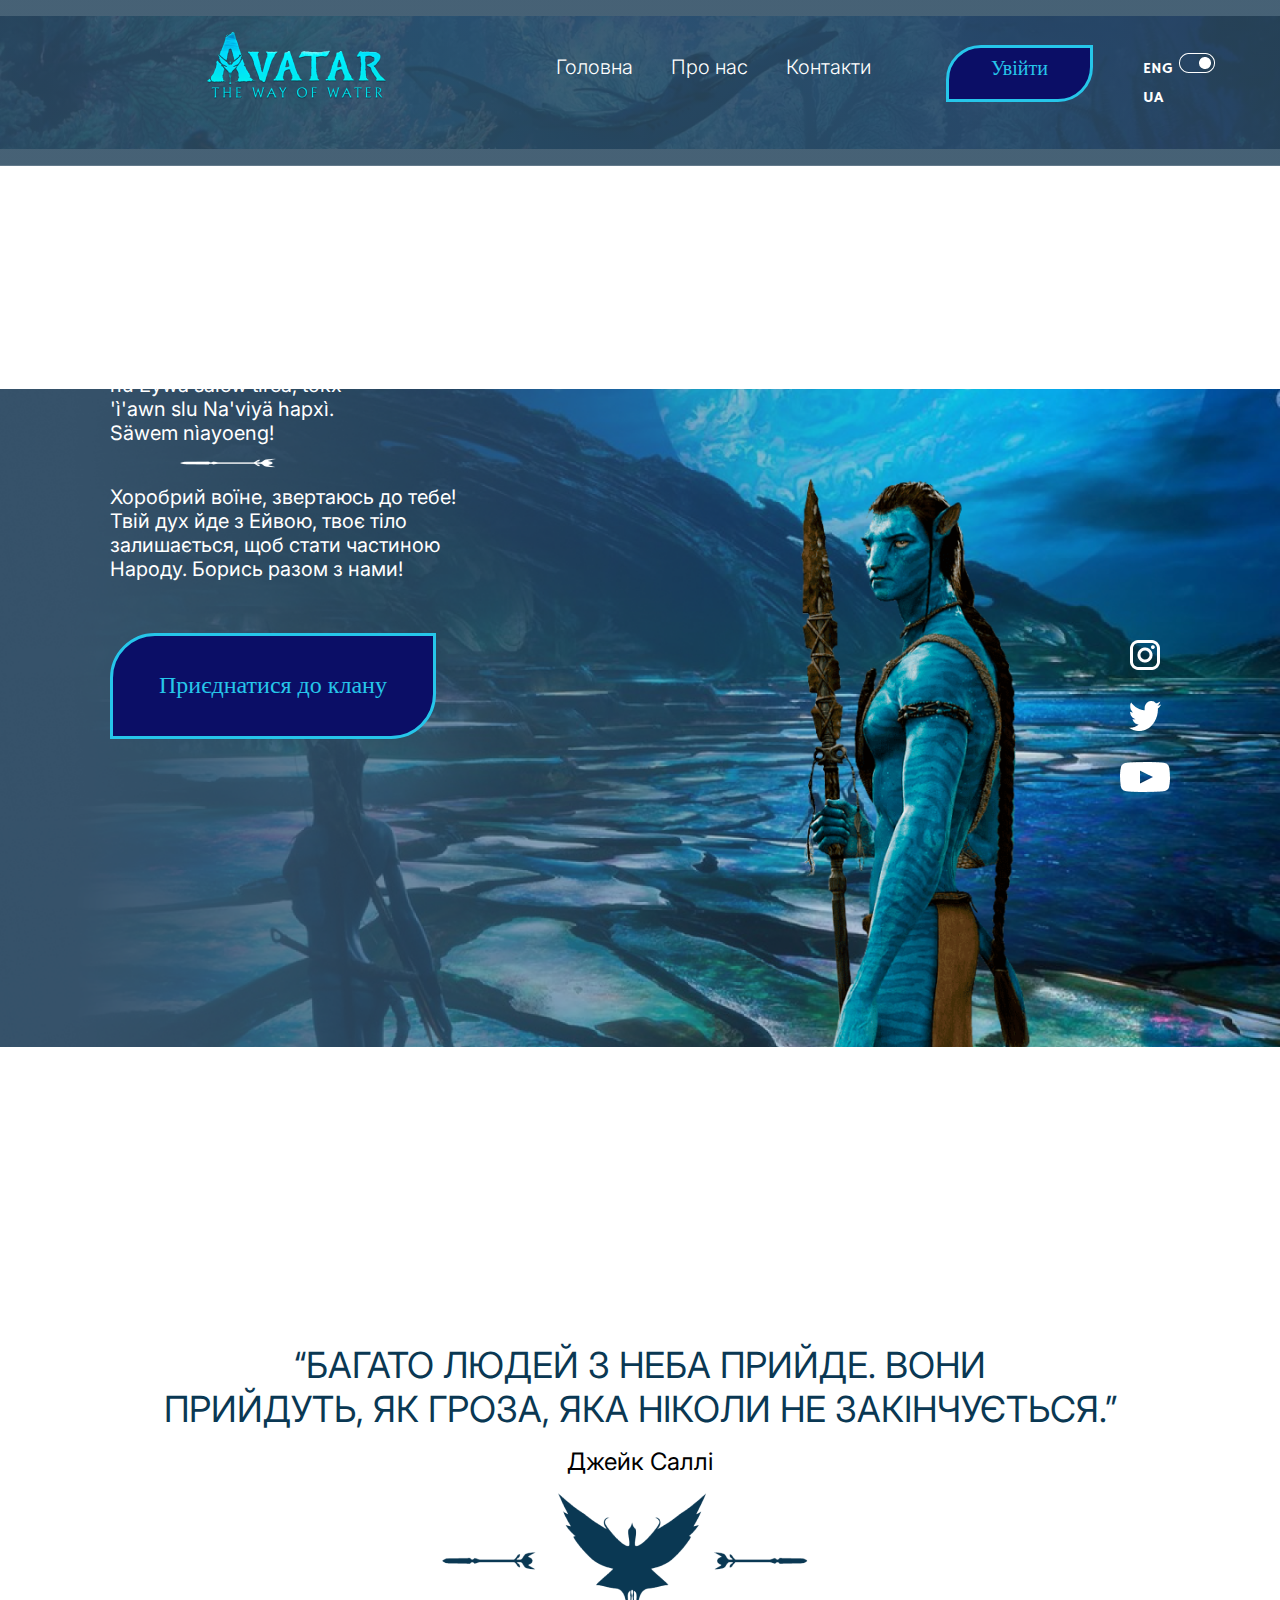
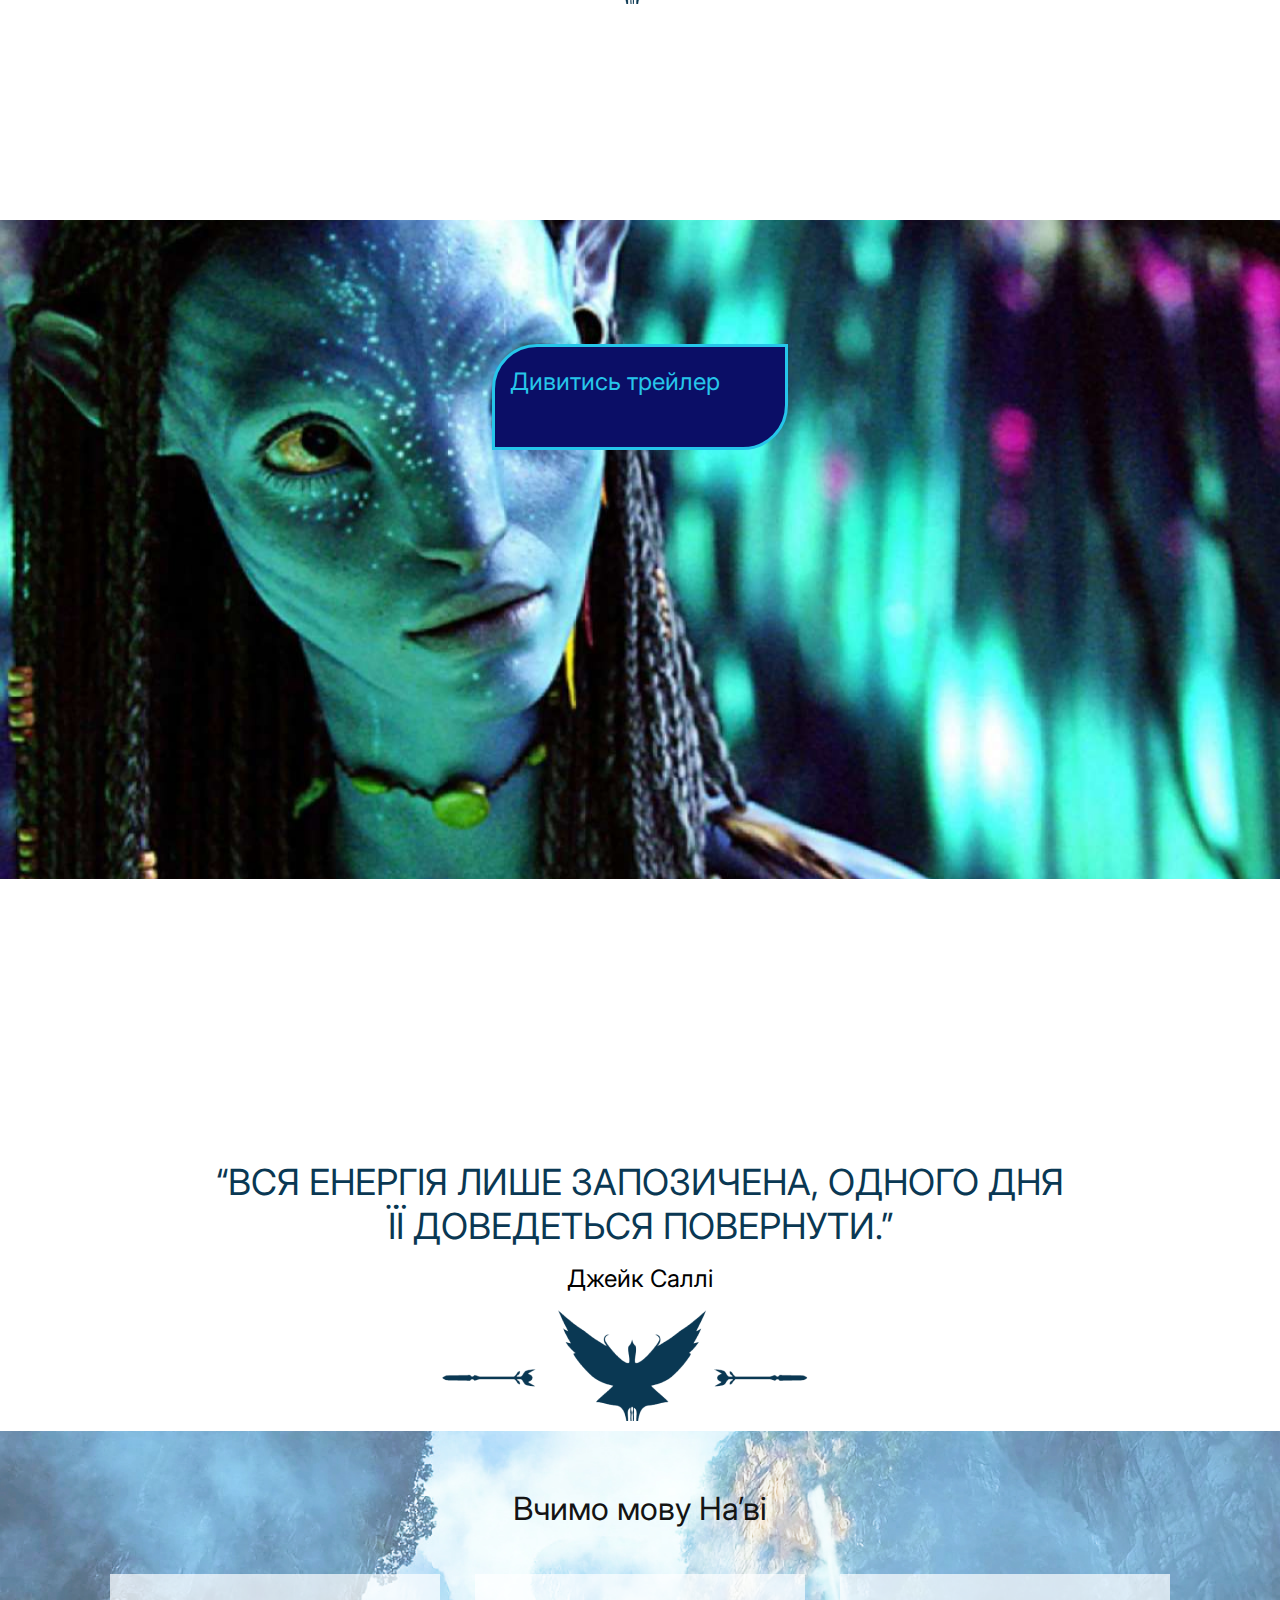
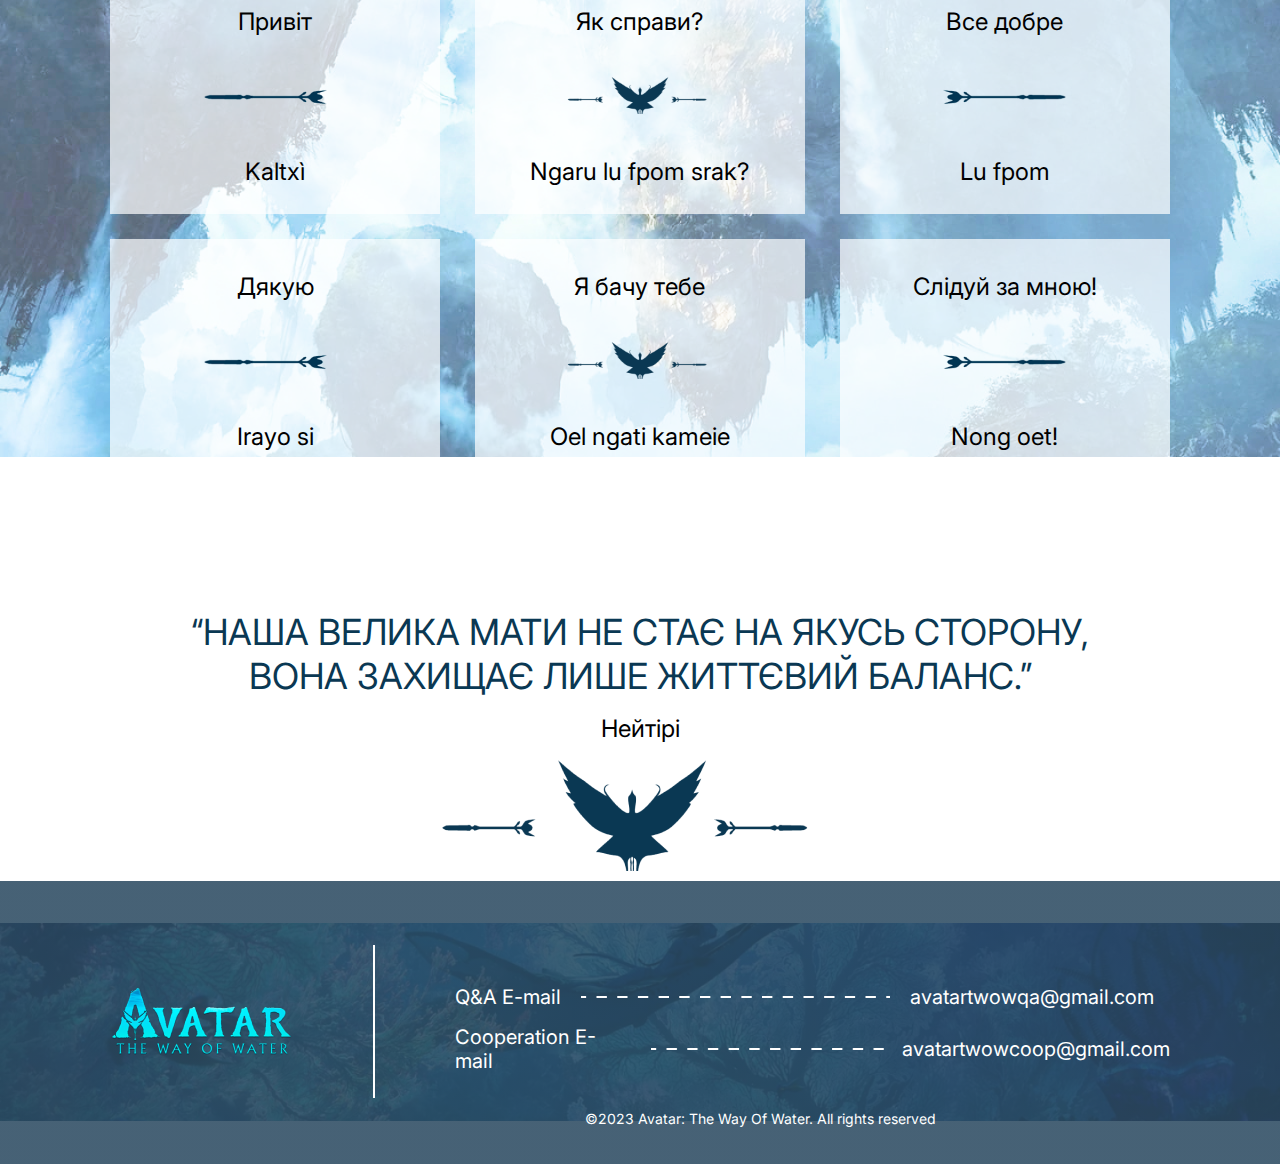
<file: index.html>
<!DOCTYPE html>
<html lang="en">
<head>
    <meta charset="UTF-8">
    <meta name="viewport" content="width=device-width, initial-scale=1.0">
    <title>Аватар</title>
    <link href="https://fonts.googleapis.com/css2?family=Hammersmith+One&family=Headland+One&family=Inter:wght@400;600&display=swap" rel="stylesheet">
    <link rel="stylesheet" href="https://cdnjs.cloudflare.com/ajax/libs/modern-normalize/2.0.0/modern-normalize.min.css" integrity="sha512-4xo8blKMVCiXpTaLzQSLSw3KFOVPWhm/TRtuPVc4WG6kUgjH6J03IBuG7JZPkcWMxJ5huwaBpOpnwYElP/m6wg==" crossorigin="anonymous" referrerpolicy="no-referrer" />
    <link rel="stylesheet" href="css/style.css">
</head>
<body>
    <header class="header">
        <div class="conteiner-header">
        <nav class="navigation">

            <a href="/">
                <img src="./images/avatar.png" alt="Avatar" class="logo-header">
            </a>
            
            <ul class="menu">
                <li class="menu-item">
                    <a href="#" class="nav">Головна</a>
                </li>

                <li class="menu-item">
                    <a href="#" class="nav">Про нас</a>
                </li>

                <li class="menu-item">
                    <a href="#" class="nav">Контакти</a>
                </li>
            </ul>
            
            <a href="log-in.html" class="login">Увійти</a>
        </nav>
        </div>

        <div class="language">
                <span class="set-up-lang">ENG</span>

                    <a href="avatar-eng.html" class="switcher">
                        <img src="./images/switcher-right.png" alt="swtitch"  class="switcher-img">
                    </a>

                <span class="set-up-lang">UA</span>
        </div>
    </header>

    <main>
        <!-- Перва секция -->
        <section class="hero-section section">
            <div class="conteiner hero-div">

                    <div class="hero-content">
                        <p class="item-link navi-lang">
                            Oe perlltxe hu tsamsiyu! Ngari hu Eywa salew tirea,
                             tokx 'ì'awn slu Na'viyä hapxì. Säwem nìayoeng!
                        </p>

                        <p class="item-link ua-lang">Хоробрий воїне, звертаюсь до тебе! Твій дух йде з Ейвою,
                             твоє тіло залишається, щоб стати частиною Народу. Борись разом з нами!
                        </p>

                       
                            <a href="#" class="join-clan">Приєднатися до клану</a>
                    </div>

                        <ul class="icon-list">

                            <li class="item-icon">
                                <a href="https://www.instagram.com/avatar/" class="link-icon" target="_blank">
                                <img src="./images/inst.png" alt="inst">
                                </a>
                            </li>

                            <li class="item-icon">
                                <a href="https://twitter.com/officialavatar" class="link-icon" target="_blank">
                                    <img src="./images/twitter.png" alt="twitter">
                                </a>
                            </li>

                            <li class="item-icon">
                                <a href="https://www.youtube.com/c/avatarofficial" class="link-icon" target="_blank">
                                    <img src="./images/youtube.png" alt="youtube">
                                </a>
                            </li>

                        </ul>

            </div>
        </section>
<!-- Втора секция -->
         <section class="section jake-S">
            <div class="conteiner">
                <p class="quote">“БАГАТО ЛЮДЕЙ З НЕБА ПРИЙДЕ. ВОНИ
                <br>ПРИЙДУТЬ, ЯК ГРОЗА, ЯКА НІКОЛИ НЕ ЗАКІНЧУЄТЬСЯ.”</p>
                <p class="jake">Джейк Саллі</p>

                <div class="angel"></div>
            </div>
        </section>
<!-- Третя секция -->
        <section class="section video-trailer">
            <div class="conteiner video">
                <a href="https://www.youtube.com/watch?v=d9MyW72ELq0&ab_channel=Avatar" target="_blank" class="trailer">Дивитись трейлер</a>
            </div>
        </section>
<!-- Четвертая секция -->
        <section class="section jake-S">
            <div class="conteiner">
                <p class="quote">“ВСЯ ЕНЕРГІЯ ЛИШЕ ЗАПОЗИЧЕНА, ОДНОГО ДНЯ
                <br>ЇЇ ДОВЕДЕТЬСЯ ПОВЕРНУТИ.”</p>
                <p class="jake">Джейк Саллі</p>
                <div class="angel"></div>
            </div>
        </section>
<!-- Пята секция -->
        <section class="section sky">
            <div class="conteiner">
                <p class="learn-lang">Вчимо мову На’ві</p>

                <ul class="link-lang-learn">

                    <li class="item-lang">
                        <p class="link-lang-ua">Привіт</p>
                        <img src="./images/trident-black-right.png" alt="trident" class="link-img-lang">
                        <p class="link-lang-navi">Kaltxì</p>
                    </li>

                    <li class="item-lang">
                        <p class="link-lang-ua">Як справи?</p>
                        <img src="./images/angel.png" alt="" class="link-img-lang">
                        <p class="link-lang-navi">Ngaru lu fpom srak?</p>
                    </li>

                    <li class="item-lang">
                        <p class="link-lang-ua">Все добре</p>
                        <img src="./images/trident-black-left.png" alt="" class="link-img-lang">
                        <p class="link-lang-navi">Lu fpom</p>
                    </li>

                    <li class="item-lang">
                        <p class="link-lang-ua">Дякую</p>
                        <img src="./images/trident-black-right.png" alt="" class="link-img-lang">
                        <p class="link-lang-navi">Irayo si</p>
                    </li>

                    <li class="item-lang">
                        <p class="link-lang-ua">Я бачу тебе</p>
                        <img src="./images/angel.png" alt="" class="link-img-lang">
                        <p class="link-lang-navi">Oel ngati kameie</p>
                    </li>

                    <li class="item-lang">
                        <p class="link-lang-ua">Слідуй за мною!</p>
                        <img src="./images/trident-black-left.png" alt="" class="link-img-lang">
                        <p class="link-lang-navi">Nong oet!</p>
                    </li>

                </ul>
            </div>
        </section>

        <section class="section jake-S">
            <div class="conteiner">
                <p class="quote">“НАША ВЕЛИКА МАТИ НЕ СТАЄ НА ЯКУСЬ СТОРОНУ,
                <br>ВОНА ЗАХИЩАЄ ЛИШЕ ЖИТТЄВИЙ БАЛАНС.”</p>
                <p class="jake">Нейтірі</p>
                <div class="angel"></div>
            </div>
        </section>
    </main>

    <footer class="footer">
            <div class="conteiner position-footer">
                <a href="#" class="logo-footer"><img src="./images/avatar.png" alt="Avatar" class="logo-avatar"></a>
                <div class="cotacts">
                <ul class="menu-contact">

                    <li class="item-contact item-qa">
                        <p class="email-qa">Q&A E-mail</p>
                        <a href="mailto:avatartwowqa@gmail.com" class="gmail-qa">avatartwowqa@gmail.com</a>
                    </li>

                    <li class="item-contact item-coop">
                        <p class="email-coop">Cooperation E-mail</p>
                        <a href="mailto:avatartwowcoop@gmail.com" class="gmail-coop">avatartwowcoop@gmail.com</a>
                    </li>

                 </ul>
                <small class="rights-protected">©2023 Avatar: The Way Of Water. All rights reserved</small>
                </div>
            </div>    
    </footer>
</body>
</html>
</file>
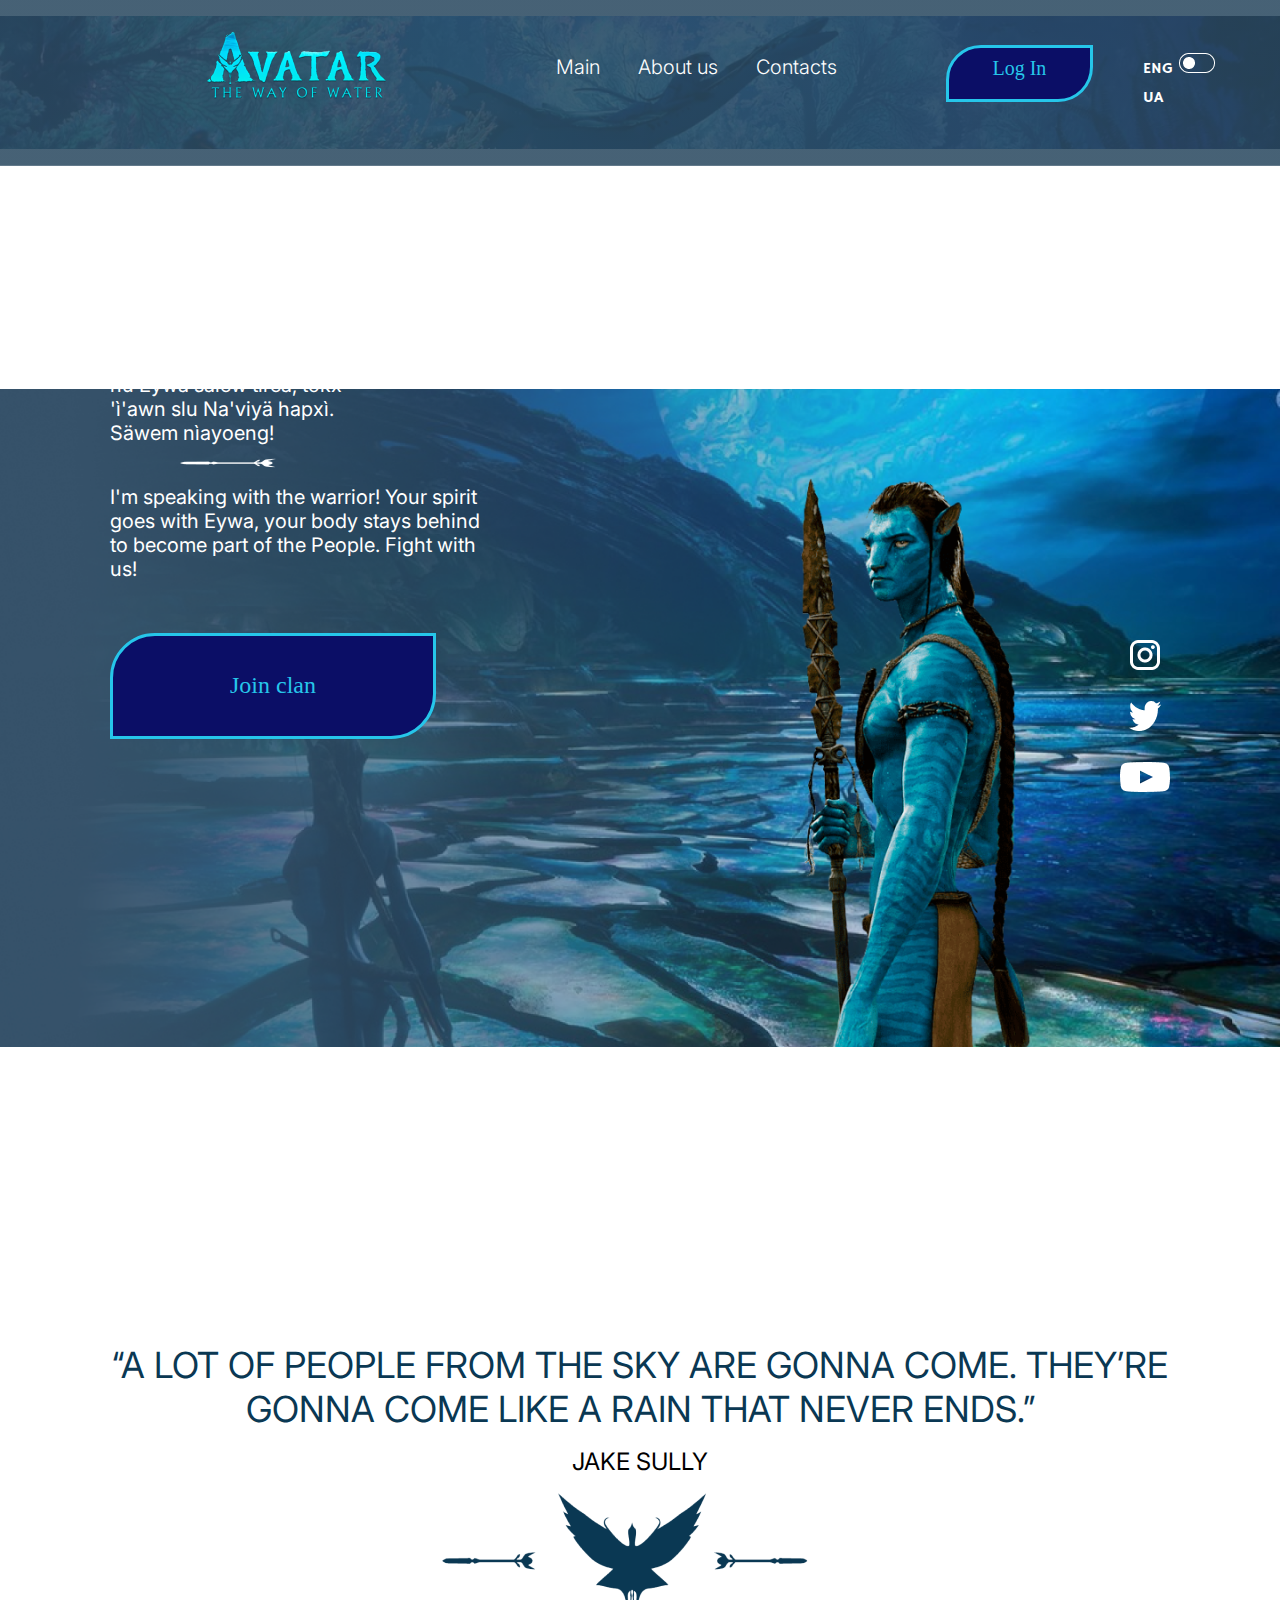
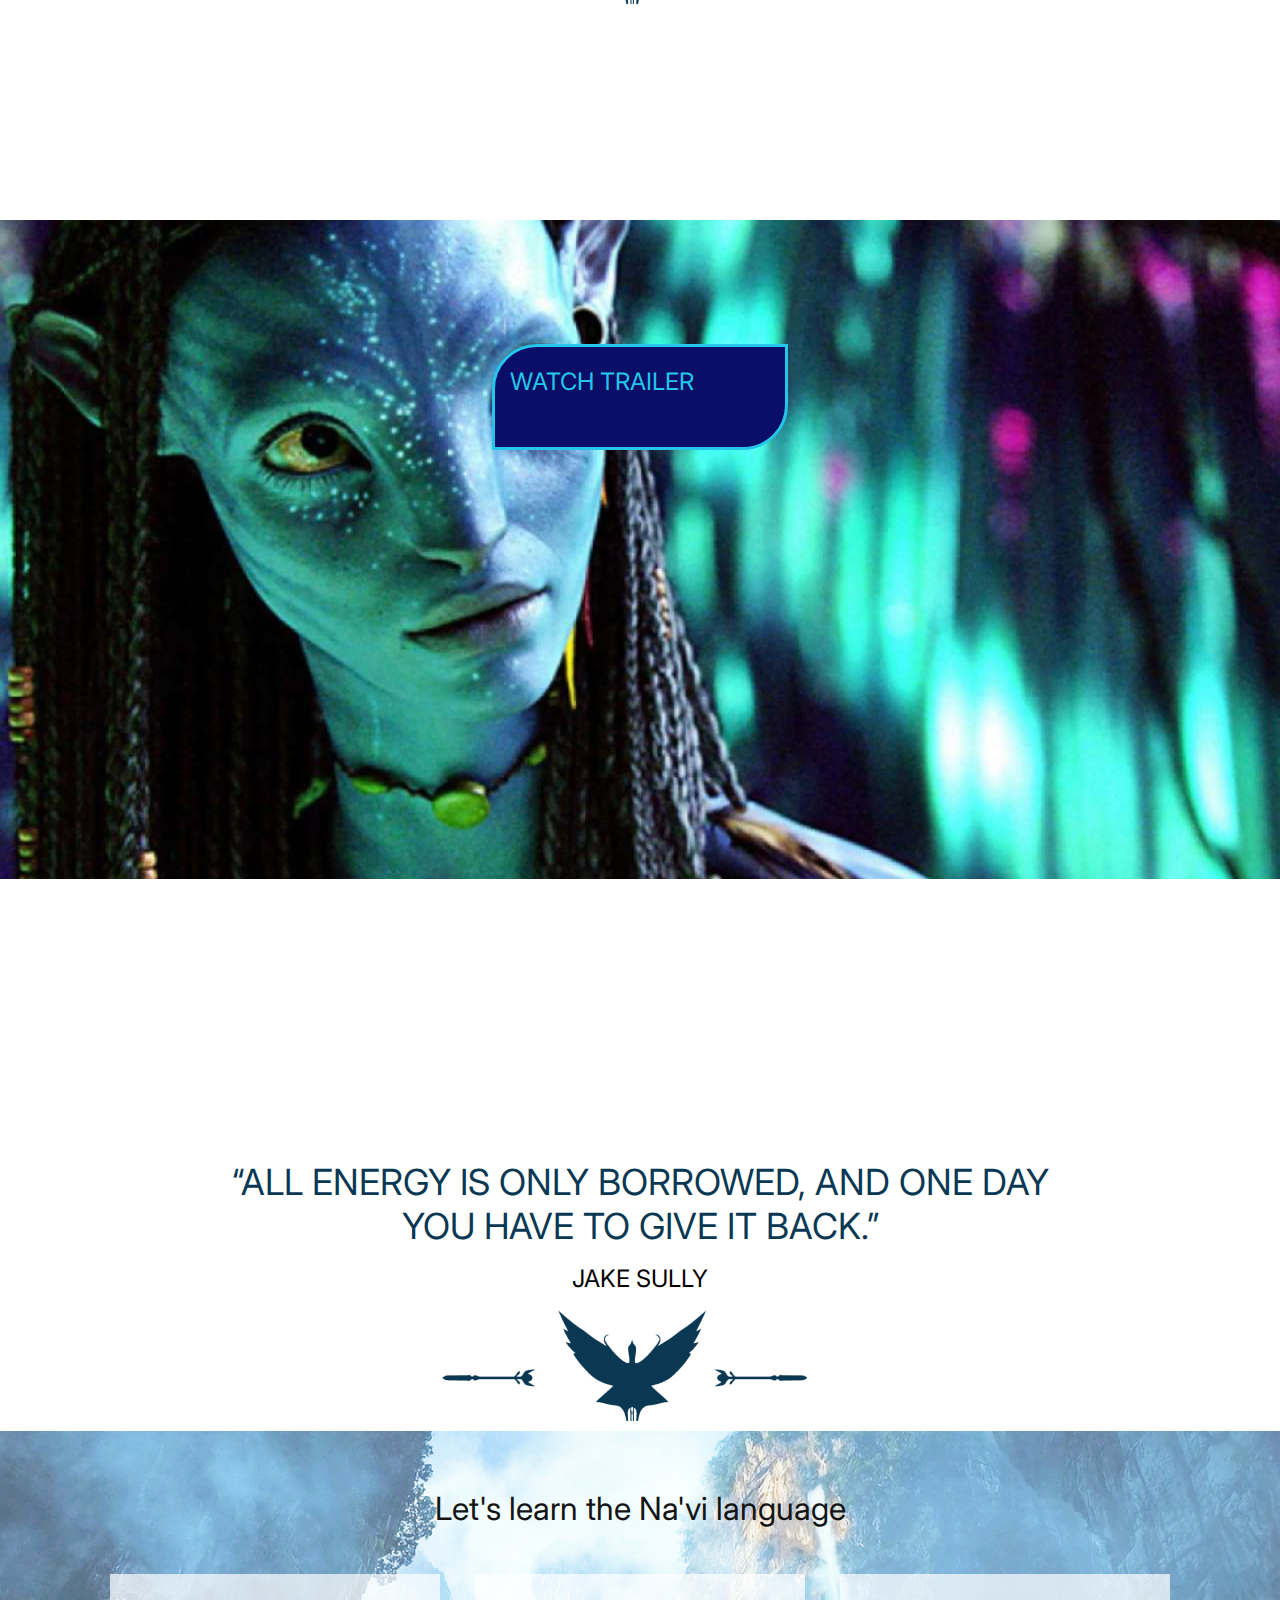
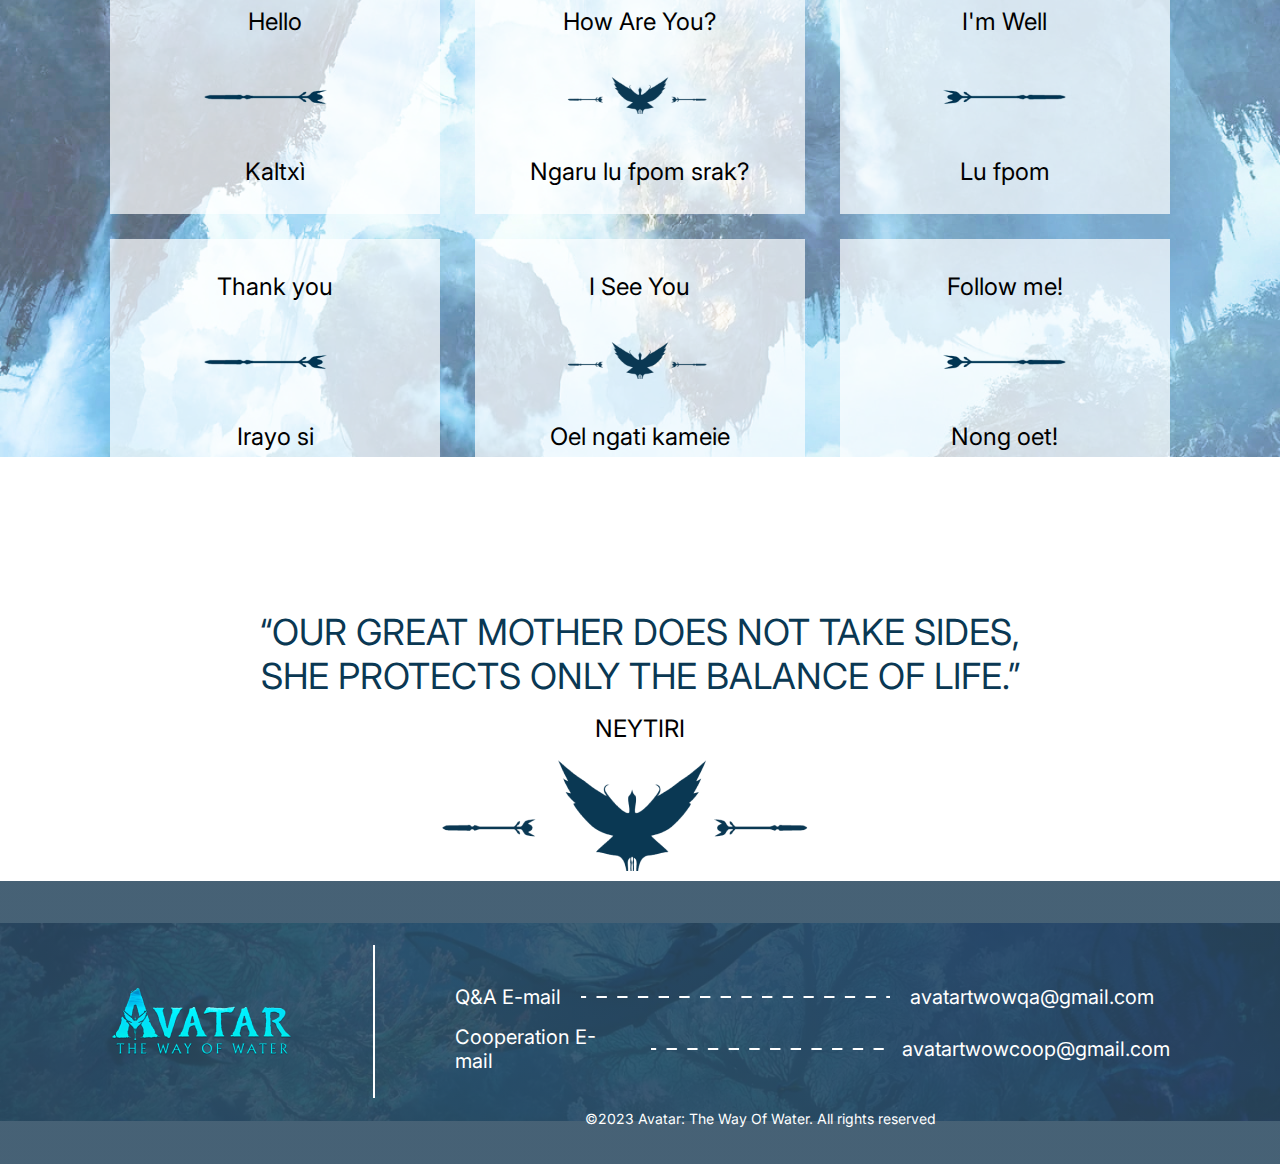
<file: avatar-eng.html>
<!DOCTYPE html>
<html lang="en">
<head>
    <meta charset="UTF-8">
    <meta name="viewport" content="width=device-width, initial-scale=1.0">
    <title>Аватар</title>
    <link href="https://fonts.googleapis.com/css2?family=Hammersmith+One&family=Headland+One&family=Inter:wght@400;600&display=swap" rel="stylesheet">
    <link rel="stylesheet" href="https://cdnjs.cloudflare.com/ajax/libs/modern-normalize/2.0.0/modern-normalize.min.css" integrity="sha512-4xo8blKMVCiXpTaLzQSLSw3KFOVPWhm/TRtuPVc4WG6kUgjH6J03IBuG7JZPkcWMxJ5huwaBpOpnwYElP/m6wg==" crossorigin="anonymous" referrerpolicy="no-referrer" />
    <link rel="stylesheet" href="css/style.css">
</head>
<body>
    <header class="header">
        <div class="conteiner-header">
        <nav class="navigation">

            <a href="index.html">
                <img src="./images/avatar.png" alt="Avatar" class="logo-header">
            </a>
            
            <ul class="menu">
                <li class="menu-item">
                    <a href="#" class="nav">Main</a>
                </li>

                <li class="menu-item">
                    <a href="#" class="nav">About us</a>
                </li>

                <li class="menu-item">
                    <a href="#" class="nav">Contacts</a>
                </li>
            </ul>
            
            <a href="log-in.html" class="login">Log In</a>
        </nav>
        </div>

        <div class="language">
                <span class="set-up-lang">ENG</span>

                    <a href="index.html" class="switcher">
                        <img src="./images/switcher-left.png" alt="swtitch"  class="switcher-img">
                    </a>

                <span class="set-up-lang">UA</span>
        </div>
    </header>

    <main>
        <!-- Перва секция -->
        <section class="hero-section section">
            <div class="conteiner hero-div">

                    <div class="hero-content">
                        <p class="item-link navi-lang">
                            Oe perlltxe hu tsamsiyu! Ngari hu Eywa salew tirea,
                             tokx 'ì'awn slu Na'viyä hapxì. Säwem nìayoeng!
                        </p>

                        <p class="item-link ua-lang">I'm speaking with the warrior! Your spirit goes with Eywa,
                             your body stays behind to become part of the People. Fight with us!
                        </p>

                       
                            <a href="#" class="join-clan">Join clan</a>
                    </div>

                        <ul class="icon-list">

                            <li class="item-icon">
                                <a href="https://www.instagram.com/avatar/" class="link-icon" target="_blank">
                                <img src="./images/inst.png" alt="inst">
                                </a>
                            </li>

                            <li class="item-icon">
                                <a href="https://twitter.com/officialavatar" class="link-icon" target="_blank">
                                    <img src="./images/twitter.png" alt="twitter">
                                </a>
                            </li>

                            <li class="item-icon">
                                <a href="https://www.youtube.com/c/avatarofficial" class="link-icon" target="_blank">
                                    <img src="./images/youtube.png" alt="youtube">
                                </a>
                            </li>

                        </ul>

            </div>
        </section>
<!-- Втора секция -->
         <section class="section jake-S">
            <div class="conteiner">
                <p class="quote">“A LOT OF PEOPLE FROM THE SKY ARE GONNA COME. THEY’RE
                GONNA COME LIKE A RAIN THAT NEVER ENDS.”</p>
                <p class="jake">JAKE SULLY</p>

                <div class="angel"></div>
            </div>
        </section>
<!-- Третя секция -->
        <section class="section video-trailer">
            <div class="conteiner video">
                <a href="https://www.youtube.com/watch?v=d9MyW72ELq0&ab_channel=Avatar" target="_blank" class="trailer">WATCH TRAILER</a>
            </div>
        </section>
<!-- Четвертая секция -->
        <section class="section jake-S">
            <div class="conteiner">
                <p class="quote">“ALL ENERGY IS ONLY BORROWED, AND ONE DAY
                <br>YOU HAVE TO GIVE IT BACK.”</p>
                <p class="jake">JAKE SULLY</p>
                <div class="angel"></div>
            </div>
        </section>
<!-- Пята секция -->
        <section class="section sky">
            <div class="conteiner">
                <p class="learn-lang">Let's learn the Na'vi language</p>

                <ul class="link-lang-learn">

                    <li class="item-lang">
                        <p class="link-lang-ua">Hello</p>
                        <img src="./images/trident-black-right.png" alt="trident" class="link-img-lang">
                        <p class="link-lang-navi">Kaltxì</p>
                    </li>

                    <li class="item-lang">
                        <p class="link-lang-ua">How Are You?</p>
                        <img src="./images/angel.png" alt="" class="link-img-lang">
                        <p class="link-lang-navi">Ngaru lu fpom srak?</p>
                    </li>

                    <li class="item-lang">
                        <p class="link-lang-ua">I'm Well</p>
                        <img src="./images/trident-black-left.png" alt="" class="link-img-lang">
                        <p class="link-lang-navi">Lu fpom</p>
                    </li>

                    <li class="item-lang">
                        <p class="link-lang-ua">Thank you</p>
                        <img src="./images/trident-black-right.png" alt="" class="link-img-lang">
                        <p class="link-lang-navi">Irayo si</p>
                    </li>

                    <li class="item-lang">
                        <p class="link-lang-ua">I See You</p>
                        <img src="./images/angel.png" alt="" class="link-img-lang">
                        <p class="link-lang-navi">Oel ngati kameie</p>
                    </li>

                    <li class="item-lang">
                        <p class="link-lang-ua">Follow me!</p>
                        <img src="./images/trident-black-left.png" alt="" class="link-img-lang">
                        <p class="link-lang-navi">Nong oet!</p>
                    </li>

                </ul>
            </div>
        </section>

        <section class="section jake-S">
            <div class="conteiner">
                <p class="quote">“OUR GREAT MOTHER DOES NOT TAKE SIDES,
                <br>SHE PROTECTS ONLY THE BALANCE OF LIFE.”</p>
                <p class="jake">NEYTIRI</p>
                <div class="angel"></div>
            </div>
        </section>
    </main>

    <footer class="footer">
            <div class="conteiner position-footer">
                <a href="#" class="logo-footer"><img src="./images/avatar.png" alt="Avatar" class="logo-avatar"></a>
                <div class="cotacts">
                <ul class="menu-contact">

                    <li class="item-contact item-qa">
                        <p class="email-qa">Q&A E-mail</p>
                        <a href="mailto:avatartwowqa@gmail.com" class="gmail-qa">avatartwowqa@gmail.com</a>
                    </li>

                    <li class="item-contact item-coop">
                        <p class="email-coop">Cooperation E-mail</p>
                        <a href="mailto:avatartwowcoop@gmail.com" class="gmail-coop">avatartwowcoop@gmail.com</a>
                    </li>

                 </ul>
                <small class="rights-protected">©2023 Avatar: The Way Of Water. All rights reserved</small>
                </div>
            </div>    
    </footer>
</body>
</html>
</file>
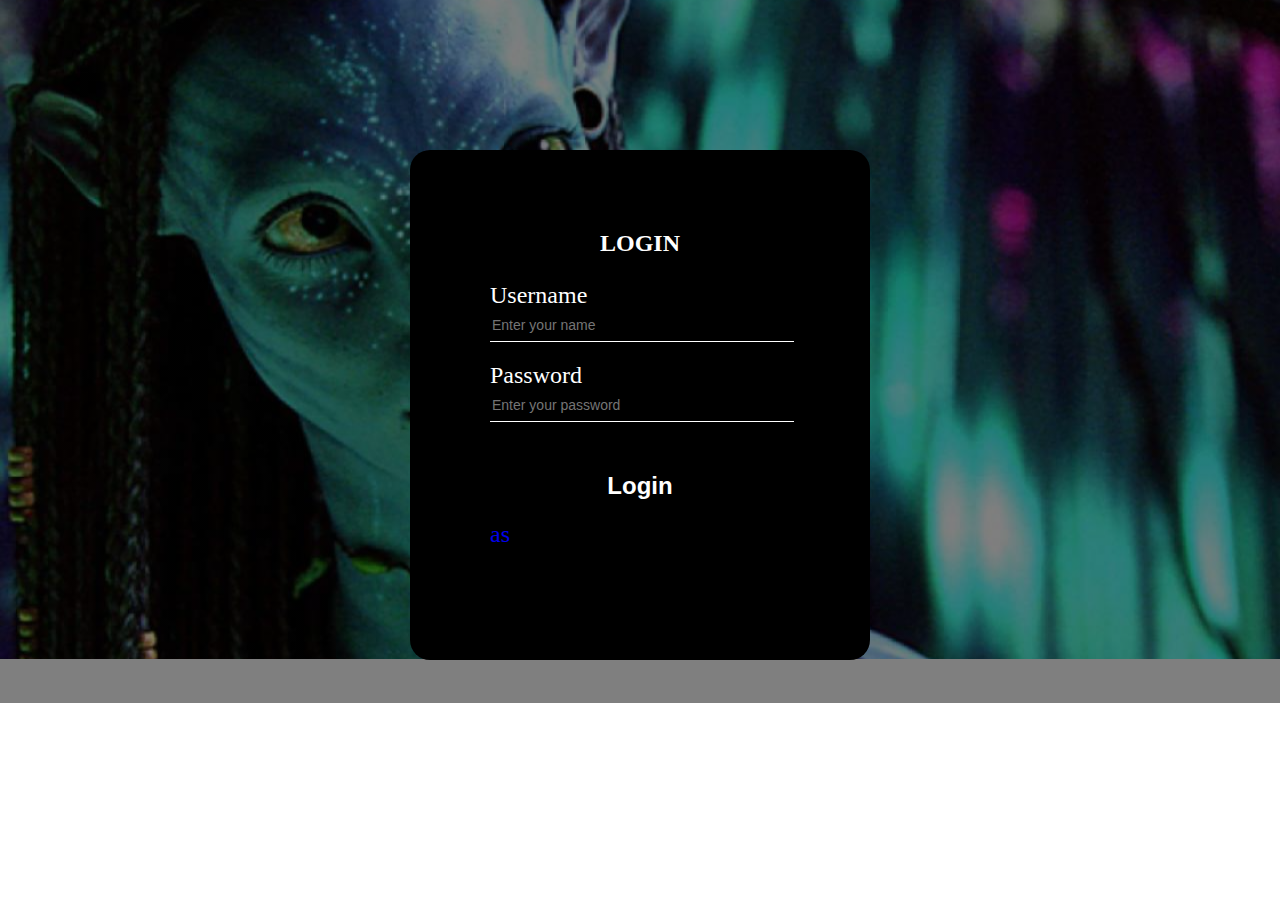
<file: log-in.html>
<!DOCTYPE html>
<html lang="en">
<head>
    <meta charset="UTF-8">
    <meta name="viewport" content="width=device-width, initial-scale=1.0">
    <title>Login</title>
    <link rel="stylesheet" href="css/log-in.css">
</head>
<body>
    <main>
        <div class="login">
            <h1 class="login-button">LOGIN</h1>
            <form action="#">

                <label for="username" class="username">Username</label>
                <input type="text" id="username" placeholder="Enter your name">

                <label for="pass">Password</label>
                <input type="password" id="pass" placeholder="Enter your password">
                <input type="submit" value="Login">
                <a href="/">as</a>
            </form>
        </div>
    </main>
</body>
</html>
</file>
<file: css/style.css>
/* settings */
:root{
    --white: #FFF;
    --blue: #26C6EA;
    --dark-blue: #0B0E66;
    --black: #000;
    --light-blue: #94CFFF;
    --blue-vary-black: #0A3853;
    --light-black: #141414;
}

.conteiner{
    width: 1060px;
    margin: 0 auto;
    padding: 0 15px;
}

a{
    margin: 0;
    padding: 0;
    text-decoration: none;
}

ul,li{
    list-style: none;
    margin: 0;
    padding: 0;
}

body{
    margin: 0;
    font-family: 'Inter';
    font-size: 24px;
    font-weight: 400;
}

p{
    margin: 0;
    padding: 0;
}

h1,h2,h3,h4,h5,h6{
    margin: 0;
    padding: 0;
}
/* header */
.conteiner-header{
    margin-left: auto;
    width: 1060px;
}

.header{
    display: flex;
    padding-top: 30px;
    padding-bottom: 30px;
    background-image: linear-gradient(rgba(43, 74, 97, 0.87),
    rgba(43, 74, 97, 0.87)),
    url(../images/header-photo.png);
    background-repeat: no-repeat;
    background-position: center;
    background-size: 100%;
    border-bottom: 3px solid var(--white);
    padding-left: 205px;
    padding-right: 55px;
}
/* Navigation */
.navigation,.menu{
    display: flex;
}

.menu{
    margin-left: 168px;
}

.menu-item:nth-child(n+2){
    padding-left: 38px;
}

.menu-item{
    margin-top: 25px;
    margin-bottom: 34px;
    font-weight: 300;
    font-size: 20px;
    line-height: 1.2;
}

.nav{
    color: var(--white);
}

.login{
    padding-top: 9px;
    margin-top: 15px;
    margin-bottom: 34px;
    color: var(--blue);
    background-color: var(--dark-blue);
    font-weight: 300;
    font-size: 20px;
    margin-left: auto;
    border-top-left-radius: 35px;
    border-bottom-right-radius: 35px;
    border: 3px solid var(--blue);
    font-family: 'HeadlandOne';
    width: 141px;
    height: 41.694px;
    text-align: center; 
}

.nav:hover,
.nav:focus{
    color: var(--light-blue);
    font-weight: 600;
    line-height: 1.2;
}
/* Switcher */
.language{
    margin: 20px 0;
    margin-left: 50px;
    margin-right: auto;
}

.switcher-img{
   width: 36px;
   height: 20px;
}

.set-up-lang{
    color: var(--white);
    font-size: 16px;
    font-family: "Hammersmith One";
}
/* Main */
/* Hero-section */
.hero-div{
    height: 740px;
    padding-top: 180px;
    padding-bottom: 179px;
    display: flex;
    justify-content: space-between;
}

.hero-section{
    background: url(../images/hero-bg.png) left/100% no-repeat;
}

.navi-lang{
    width: 290px;
    color: var(--white);
    font-size: 20px;
    font-weight: 400;
    line-height: 1.2;
}

.ua-lang{
    width: 376px;
    font-size: 20px;
    color: var(--white);
}

.join-clan{
    display: flex;
    align-items: center;
    justify-content: center;
    margin-top: 52px;
    color: var(--blue);
    width: 260px;
    height: 80px;
    text-align: center;
    border-radius: 45px 0px;
    border: 3px solid var(--blue);
    background: var(--dark-blue);
    padding: 10px 30px;
    font-family: "HeadlandOne";
}
/* Icon */
.icon-list{
    display: flex;
    align-items: center;
    flex-direction: column;
    justify-content: center;
    row-gap: 25px;
}
/* Quote */
.quote{
    color: var(--blue-vary-black);
    text-align: center;
    font-size: 36px;
}

.jake{
    margin-top: 16px;
    text-align: center;
    color: var(--black);
    font-size: 24px;
}

.angel{
    margin-top: 8px;
    margin-left: 309px;
    width: 400px;
    height: 120px;
    background-image: url(../images/angel.png);
}

.jake-S{
    margin-top: 75px;
    margin-bottom: 10px;
}

.video-trailer{
    height: 741px;
    background: url(../images/avataria.png) center/100% no-repeat;
    padding-top: 330px;
}

.video{
    border-radius: 45px 0px;
    border: 3px solid var(--blue);
    background: var(--dark-blue);
    width: 260px;
    height: 80px;
    padding-top: 20px;
}

.trailer{
    color: var(--blue);
}

.sky{
    height: 704px;
    margin-bottom: 57px;
    background: url(../images/sky.jpg) top/100% no-repeat;
}
/* Language */

.learn-lang{
    font-size: 32px;
    color: var(--light-black);
    line-height: 1.25;
    text-align: center;
    padding-top: 58px;
    margin-bottom: 45px;
}

.link-lang-learn {
    display: flex;
    row-gap: 25px;
    column-gap: 35px;
    flex-wrap: wrap;
    justify-content: center;
}

.item-lang {
    background: rgba(255, 255, 255, 0.70);
    flex-basis: calc((100% - 70px) / 3);
    height: 240px;
}

.link-lang-ua{
    padding-bottom: 40px;
    padding-top: 36px;
    text-align: center;
    line-height: 100%;
}

.link-img-lang{
    margin-left: 84px;
    margin-right: 84px;
    width: 152px;
    height: 40px;
}

.link-lang-navi{
    text-align: center;
    padding-bottom: 36px;
    margin-top: 40px;
    line-height: 100%;
}

.navi-lang::after{
    display: block;
    content: "";
    background-image: url(../images/trident.png);
    width: 152px;
    height: 40px;
    margin-left: 50px;
}
/* Footer */
.footer{
    background-image: linear-gradient(rgba(43, 74, 97, 0.87),rgba(43, 74, 97, 0.87)),
    url(../images/footer-photo.png);
    background-repeat: no-repeat;
    background-position: center;
    background-size: 100%;
    padding-top: 35px;
    padding-bottom: 76px;
    height: 223px;
    padding-top: 35px;
    padding-bottom: 25px;
}

.position-footer{
    display: flex;
    align-items: center;
}

.logo-footer{
    display: flex;
    align-items: center;
}

.logo-footer::after{
    content: "";
    width: 2px;
    height: 153px;
    background-image: url(../images/line.png);
    margin: 0 80px;
}

.menu-contact{
    margin-top: 69px;
}

.email-qa, .gmail-qa{
    display: flex;
    font-size: 20px;
    color: var(--white);
    line-height: 1.2;
}

.email-coop, .gmail-coop{
    display: flex;
    font-size: 20px;
    color: var(--white);
    line-height: 1.2;
}

.item-contact{
    display: flex;
    align-items: center;
}

.item-coop{
    padding-top: 16px;
    padding-bottom: 37px;
}

.email-qa::after{
    padding: 0 20px;
    background-image: url(../images/Vector1.png);
    content: "";
    width: 269px;
    height: 2px;
    margin: 0 20px;
    align-self: center;
}
.email-coop::after{
    padding: 0 20px;
    background-image: url(../images/Vector1.png);
    content: "";
    width: 194px;
    height: 2px;
    align-self: center;
    margin: 0 18px;
}

.gmail-qa{
    color: var(--white);
    font-size: 20px;
}

.rights-protected{
    display: flex;
    font-size: 14px;
    text-align: center;
    color: var(--white);
    margin-left: 130px;
}

.contacts{
    display: flex;
    justify-content: center;
}
</file>
<file: css/log-in.css>
/* settings */
:root{
    --white: #FFF;
    --blue: #26C6EA;
    --dark-blue: #0B0E66;
    --black: #000;
    --light-blue: #94CFFF;
    --blue-vary-black: #0A3853;
    --light-black: #141414;
}

.conteiner{
    width: 1060px;
    margin: 0 auto;
    outline: 2px solid red;
    padding: 0 15px;
}

a{
    margin: 0;
    padding: 0;
    text-decoration: none;
}

ul,li{
    list-style: none;
    margin: 0;
    padding: 0;
}

body{
    margin: 0;
    font-family: 'Inter';
    font-size: 24px;
    font-weight: 400;
    background-image: linear-gradient(rgba(0,0,0,0.5),rgba(0,0,0,0.5)),url(../images/avataria.png);
    background-repeat: no-repeat;
    background-size: 100%;
    padding-bottom: 43px;
    color: var(--white);
}

p{
    margin: 0;
    padding: 0;
}

h1,h2,h3,h4,h5,h6{
    margin: 0;
    padding: 0;
}
/* Login */
.login{
    width: 300px;
    height: 350px;
    background-image: linear-gradient(rgba(0,0,0,1),rgba(0,0,0,1));
    margin: 0 auto;
    margin-top: 150px;
    border-radius: 20px;
    padding: 80px;
}

.login-button{
    text-align: center;
    margin-bottom: 25px;
    font-size: 24px;
}

.login input{
    margin-bottom: 20px;
    width: 100%;
}

.login input[type="text"],
input[type="password"]  {
    border: none;
    background: transparent;
    border-bottom: 1px solid var(--white);
    height: 30px;
    color: var(--white);
    font-size: 14px;
}

.login input[type="submit"] {
    border: none;
    background: transparent;
    font-size: 24px;
    color: var(--white);
    font-weight: bold;
    padding-top: 30px;
    cursor: pointer;
    width: 100px;
    margin-left: 100px;
    margin-right: 100px;
}
</file>
